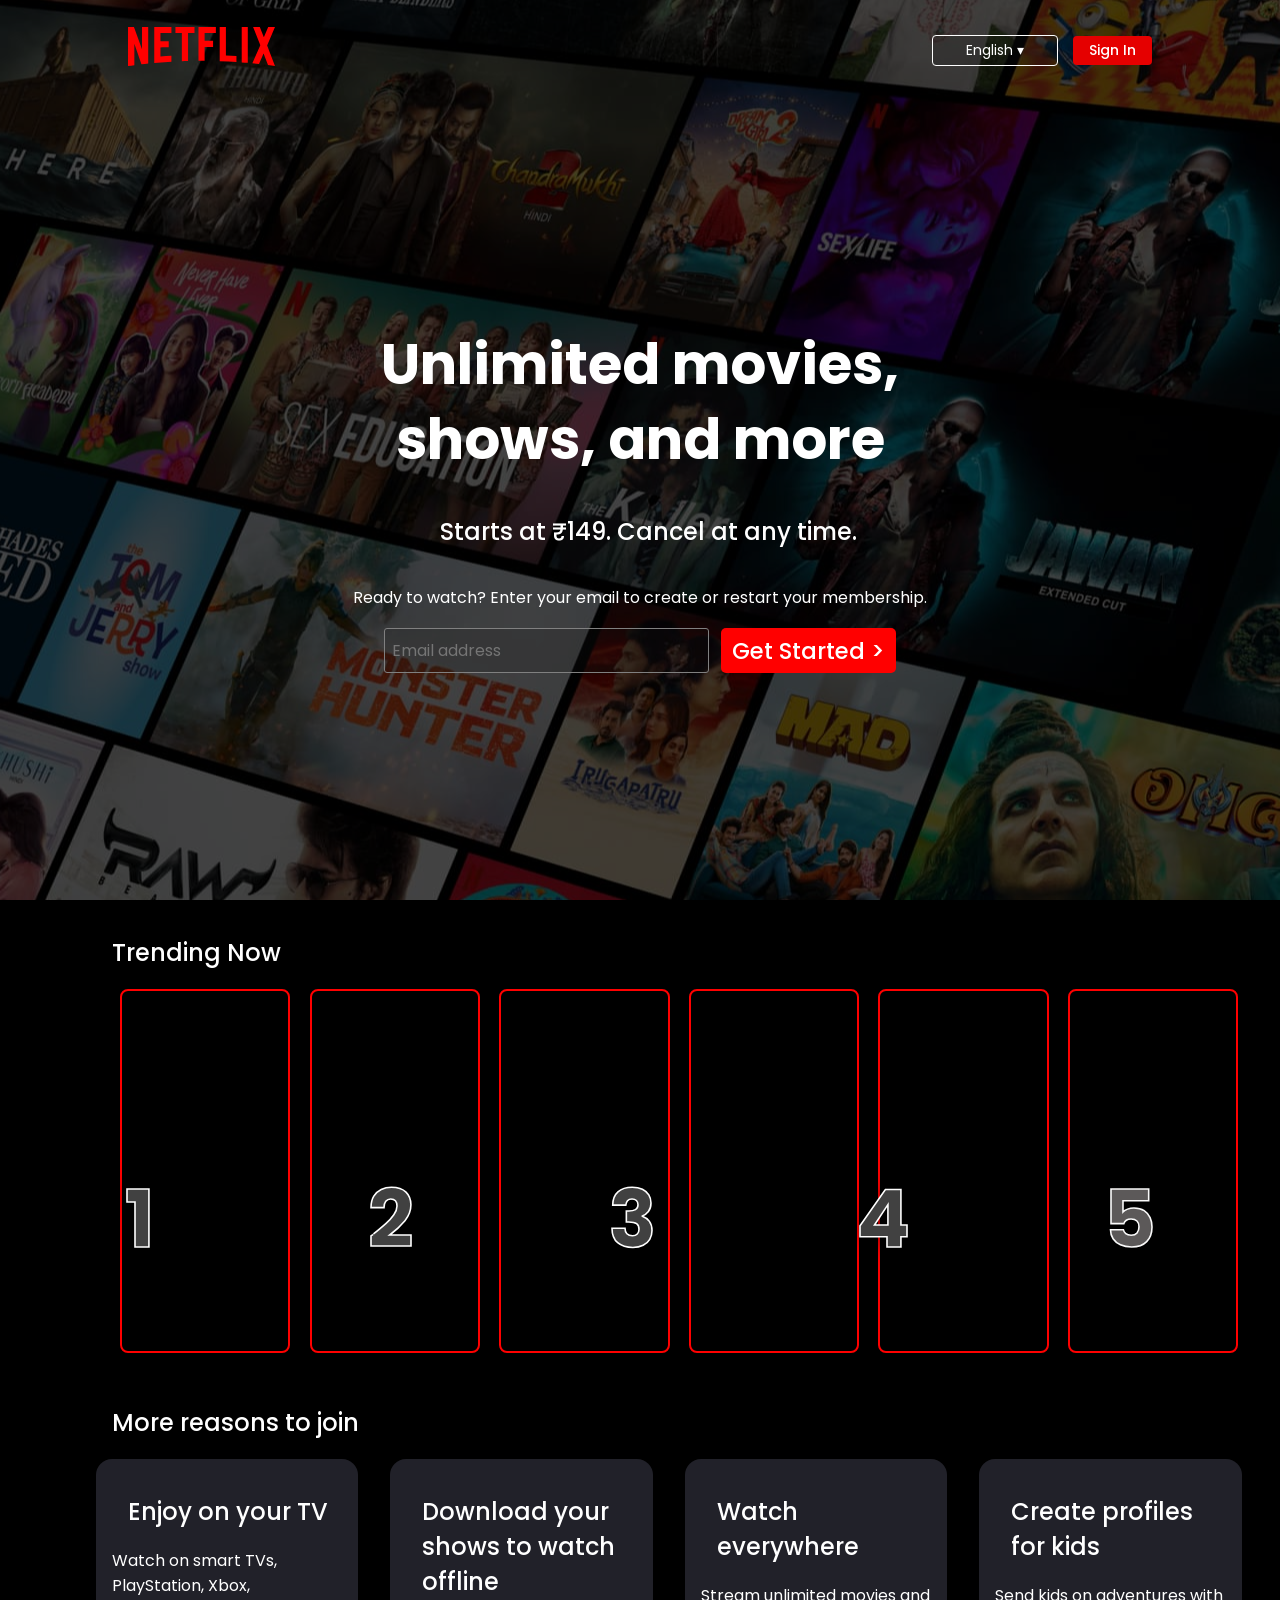
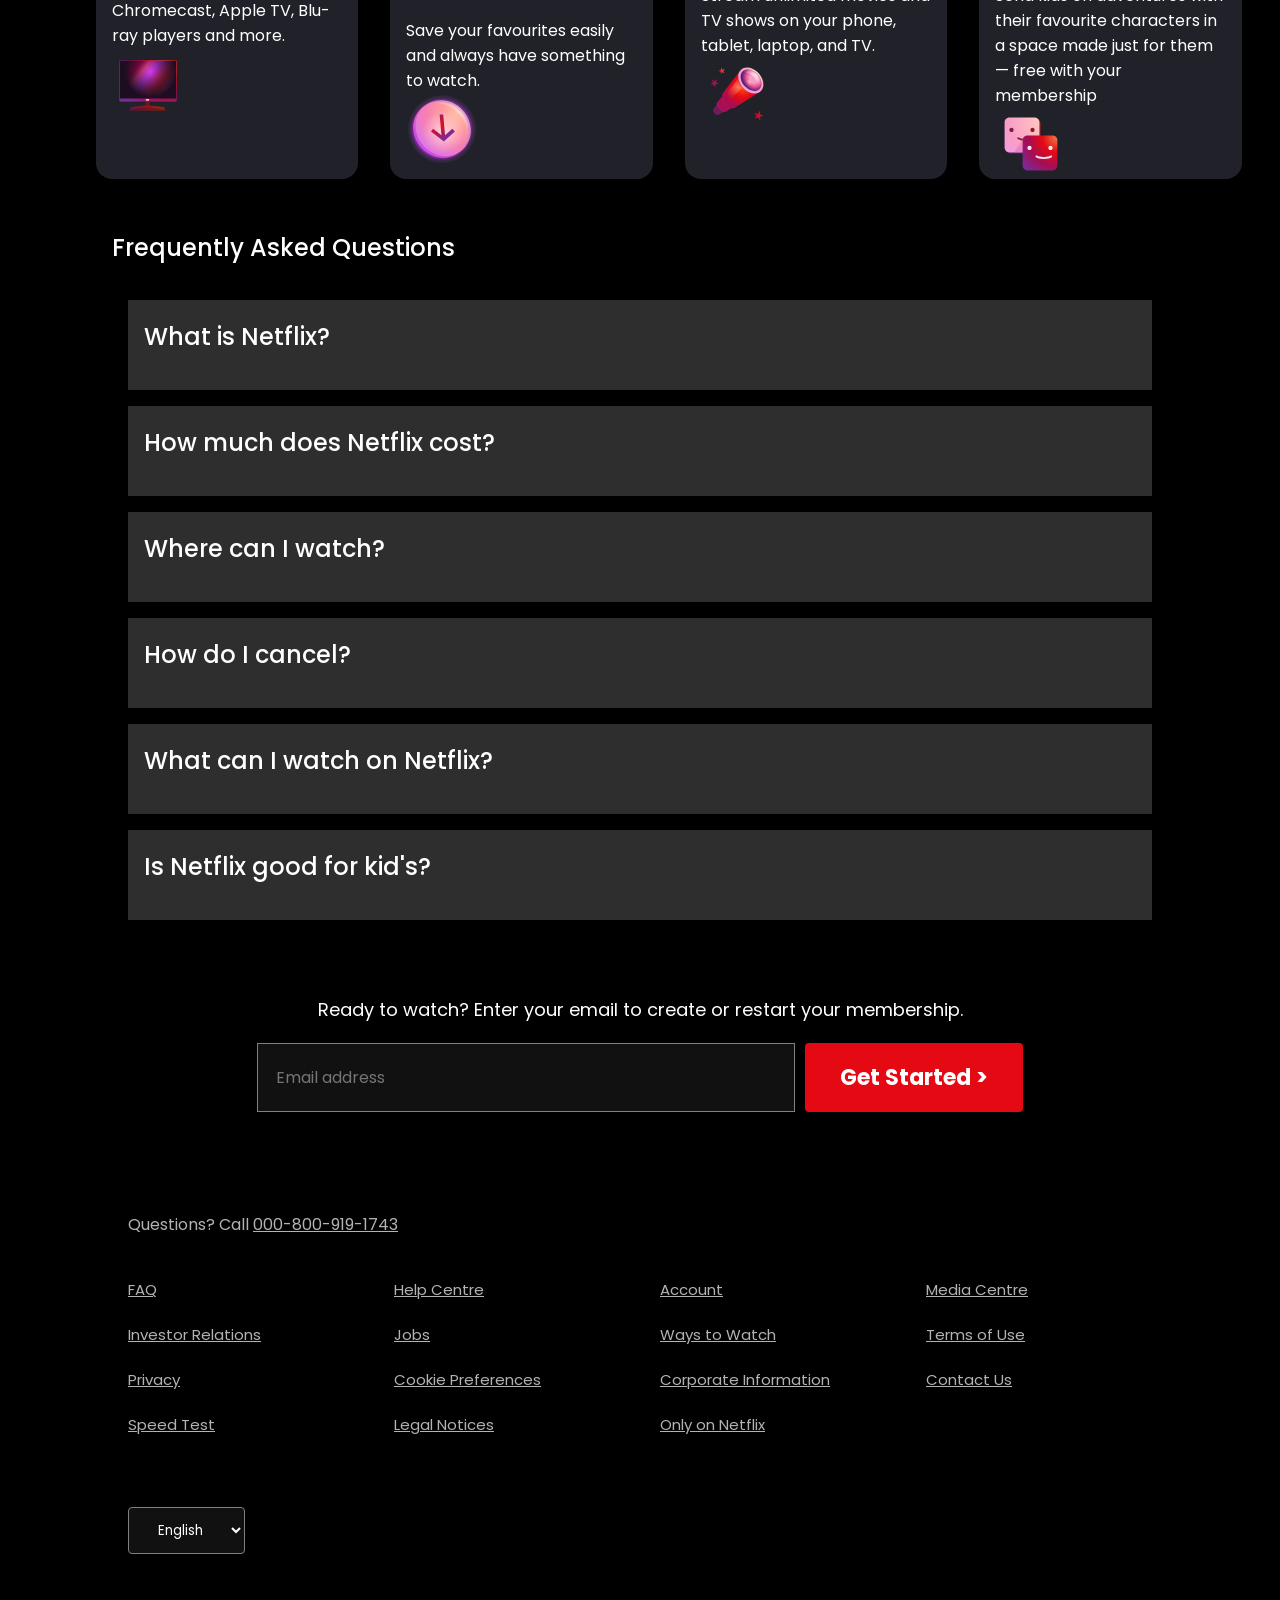
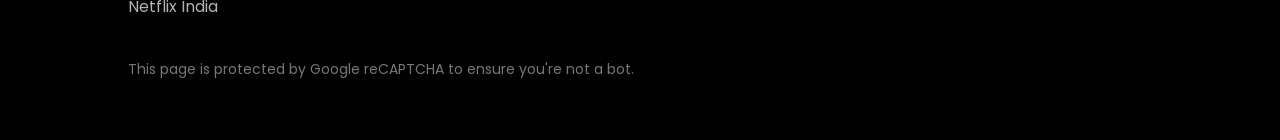
<file: Netflix Clone- project 8/index.html>
<!DOCTYPE html>
<html lang="en">

<head>
    <meta charset="UTF-8">
    <meta name="viewport" content="width=device-width, initial-scale=1.0">
    <title>'Netflix India – Watch TV Shows Online, Watch Movies Online'</title>
    <link rel="stylesheet" href="style.css">
</head>

<body>

    <div class="main">
        <nav>
            <span><img width="53" src="assets/images/logo.svg"></span>
            <div class="two-btn">
                <button class="btn">English &dtrif;</button>
                <button class="red-btn-sm">Sign In</button>
            </div>
        </nav>
        <div class="box">
        </div>

        <div class="hero">
            <span>Unlimited movies, <br>shows, and more</span>
            <h2>Starts at ₹149. Cancel at any time.</h2>
            <h3>Ready to watch? Enter your email to create or restart your membership.</h3>
            <div class="hero-button">
                <input type="email" name="" id="" placeholder="Email address">
                <button class="btn-red">Get Started &gt;</button>
            </div>

        </div>


        <!-- <div class="separation"></div> -->
    </div>

    <section class="first">
        <div class="top-sec">
            <h2>Trending Now</h2>
            <div class="card-img">
                <div class="img-text-1">
                    <h2>1</h2>
                </div>
                <div class="img-text-2">
                    <h2>2</h2>
                </div>
                <div class="img-text-3">
                    <h2>3</h2>
                </div>
                <div class="img-text-4">
                    <h2>4</h2>
                </div>
                <div class="img-text-5">
                    <h2>5</h2>
                </div>
                <div class="img-text-6">
                    <h2>6</h2>
                </div>

            </div>
        </div>
        <div class="bottom-card">
            <h2>More reasons to join</h2>
            <div class="last-card">

                <div class="last-card-1">
                    <h2>Enjoy on your TV</h2>
                    <p>Watch on smart TVs, PlayStation, Xbox, Chromecast, Apple TV, Blu-ray players and more.</p>
                    <svg width="72" height="72" viewBox="0 0 72 72" fill="none">
                        <g id="television-core-small">
                            <path id="Vector" fill-rule="evenodd" clip-rule="evenodd"
                                d="M37.2 53.3992C37.2 52.7365 36.6628 52.1992 36 52.1992H34.8C34.1373 52.1992 33.6 52.7365 33.6 53.3992V56.2636C33.6 56.9129 33.0834 57.4433 32.4347 57.4739C30.3013 57.5744 28.1719 57.7834 26.0546 58.1011L19.444 59.0926C18.2692 59.2688 17.4 60.2782 17.4 61.4662V62.0992C17.4 62.4304 17.6686 62.6992 18 62.6992H52.8C53.1314 62.6992 53.4 62.4304 53.4 62.0992V61.4662C53.4 60.2782 52.5309 59.2688 51.3561 59.0926L44.7454 58.1011C42.6282 57.7834 40.4987 57.5744 38.3653 57.4739C37.7167 57.4433 37.2 56.9129 37.2 56.2636V53.3992Z"
                                fill="url(#paint0_radial_5179_1308)"></path>
                            <path id="Vector_2"
                                d="M18.6 60.7388C18.6 60.2306 18.9587 59.796 19.4602 59.711C22.0196 59.2775 29.7585 58.0508 35.4 58.0508C41.0415 58.0508 48.7804 59.2775 51.3398 59.711C51.8412 59.796 52.2 60.2306 52.2 60.7388C52.2 60.902 52.0575 61.0268 51.8967 61.0004C50.1219 60.707 40.9704 59.2409 35.4 59.2409C29.8295 59.2409 20.678 60.707 18.9033 61.0004C18.7425 61.0268 18.6 60.902 18.6 60.7388Z"
                                fill="url(#paint1_radial_5179_1308)"></path>
                            <path id="Vector_3"
                                d="M63 12H8.99995C8.00584 12 7.19995 12.8059 7.19995 13.8V51.6C7.19995 52.5941 8.00584 53.4 8.99995 53.4H63C63.9941 53.4 64.8 52.5941 64.8 51.6V13.8C64.8 12.8059 63.9941 12 63 12Z"
                                fill="url(#paint2_linear_5179_1308)"></path>
                            <path id="Vector_4"
                                d="M63 12H8.99995C8.00584 12 7.19995 12.8059 7.19995 13.8V51.6C7.19995 52.5941 8.00584 53.4 8.99995 53.4H63C63.9941 53.4 64.8 52.5941 64.8 51.6V13.8C64.8 12.8059 63.9941 12 63 12Z"
                                fill="url(#paint3_radial_5179_1308)"></path>
                            <path id="Vector_5" fill-rule="evenodd" clip-rule="evenodd"
                                d="M8.99995 12.6H63C63.663 12.6 64.2 13.1372 64.2 13.8V50.4H7.79995V13.8C7.79995 13.1372 8.33719 12.6 8.99995 12.6ZM7.19995 50.4V13.8C7.19995 12.8059 8.00581 12 8.99995 12H63C63.9942 12 64.8 12.8059 64.8 13.8V50.4V51.6C64.8 52.5941 63.9942 53.4 63 53.4H8.99995C8.00581 53.4 7.19995 52.5941 7.19995 51.6V50.4Z"
                                fill="url(#paint4_radial_5179_1308)"></path>
                            <path id="Vector_6"
                                d="M35.4 52.8C36.3941 52.8 37.2 52.3971 37.2 51.9C37.2 51.4029 36.3941 51 35.4 51C34.4059 51 33.6 51.4029 33.6 51.9C33.6 52.3971 34.4059 52.8 35.4 52.8Z"
                                fill="url(#paint5_radial_5179_1308)"></path>
                        </g>
                        <defs>
                            <radialGradient id="paint0_radial_5179_1308" cx="0" cy="0" r="1"
                                gradientUnits="userSpaceOnUse"
                                gradientTransform="translate(50.3269 49.3723) rotate(118.526) scale(55.1579 46.2871)">
                                <stop stop-color="#802600"></stop>
                                <stop offset="0.333333" stop-color="#6F181D"></stop>
                                <stop offset="0.666667" stop-color="#5B1333"></stop>
                                <stop offset="1" stop-color="#391945"></stop>
                            </radialGradient>
                            <radialGradient id="paint1_radial_5179_1308" cx="0" cy="0" r="1"
                                gradientUnits="userSpaceOnUse"
                                gradientTransform="translate(48.1077 53.6128) rotate(158.116) scale(32.7275 42.219)">
                                <stop stop-color="#99421D"></stop>
                                <stop offset="0.333333" stop-color="#99161D"></stop>
                                <stop offset="0.666667" stop-color="#7D1845"></stop>
                                <stop offset="1" stop-color="#59216E"></stop>
                            </radialGradient>
                            <linearGradient id="paint2_linear_5179_1308" x1="10.4727" y1="14.9572" x2="56.1755"
                                y2="51.4814" gradientUnits="userSpaceOnUse">
                                <stop stop-color="#99161D"></stop>
                                <stop offset="0.245283" stop-color="#CA005B"></stop>
                                <stop offset="0.346698" stop-color="#FF479A"></stop>
                                <stop offset="0.46934" stop-color="#CC3CFF"></stop>
                                <stop offset="0.735849" stop-color="#BC1A22"></stop>
                                <stop offset="1" stop-color="#C94FF5"></stop>
                            </linearGradient>
                            <radialGradient id="paint3_radial_5179_1308" cx="0" cy="0" r="1"
                                gradientUnits="userSpaceOnUse"
                                gradientTransform="translate(38.6181 23.8286) rotate(90) scale(25.9571 25.8545)">
                                <stop stop-color="#1C0E20" stop-opacity="0"></stop>
                                <stop offset="1" stop-color="#1C0E20"></stop>
                            </radialGradient>
                            <radialGradient id="paint4_radial_5179_1308" cx="0" cy="0" r="1"
                                gradientUnits="userSpaceOnUse"
                                gradientTransform="translate(54 20.1938) rotate(144.293) scale(47.2897 44.8232)">
                                <stop stop-color="#EF7744"></stop>
                                <stop offset="0.333333" stop-color="#E50914"></stop>
                                <stop offset="0.666667" stop-color="#A70D53"></stop>
                                <stop offset="1" stop-color="#792A95"></stop>
                            </radialGradient>
                            <radialGradient id="paint5_radial_5179_1308" cx="0" cy="0" r="1"
                                gradientUnits="userSpaceOnUse"
                                gradientTransform="translate(36.525 51.3562) rotate(135) scale(4.58735)">
                                <stop stop-color="#FFDCCC"></stop>
                                <stop offset="0.333333" stop-color="#FFBDC0"></stop>
                                <stop offset="0.666667" stop-color="#F89DC6"></stop>
                                <stop offset="1" stop-color="#E4A1FA"></stop>
                            </radialGradient>
                        </defs>
                    </svg>
                </div>

                <div class="last-card-2">
                    <h2>Download your shows to watch offline</h2>
                    <p>Save your favourites easily and always have something to watch.</p>
                    <svg width="72" height="72" viewBox="0 0 72 72" fill="none">
                        <g id="download-core-small">
                            <path id="Vector"
                                d="M36 70.2008C54.8882 70.2008 70.2001 54.8889 70.2001 36.0008C70.2001 17.1126 54.8882 1.80078 36 1.80078C17.1119 1.80078 1.80005 17.1126 1.80005 36.0008C1.80005 54.8889 17.1119 70.2008 36 70.2008Z"
                                fill="url(#paint0_radial_5179_7940)"></path>
                            <path id="Vector_2" opacity="0.4"
                                d="M64.7658 36.195C65.5206 51.5916 53.7908 63.5824 38.5668 62.977C23.3428 62.3722 10.3893 49.4 9.63446 34.0034C8.87954 18.6068 20.6091 6.61594 35.8331 7.22116C51.0571 7.82638 64.0104 20.7984 64.7658 36.195Z"
                                fill="url(#paint1_radial_5179_7940)"></path>
                            <path id="Vector_3"
                                d="M62.3657 37.9958C63.1205 53.3924 51.3908 65.3832 36.1668 64.7778C20.9428 64.173 7.9893 51.2008 7.23444 35.8041C6.47952 20.4075 18.2091 8.41672 33.4331 9.02194C48.6571 9.62716 61.6103 22.5992 62.3657 37.9958Z"
                                fill="url(#paint2_radial_5179_7940)"></path>
                            <path id="Vector_4" opacity="0.5"
                                d="M64.7658 36.195C65.5206 51.5916 53.7908 63.5824 38.5668 62.977C23.3428 62.3722 10.3893 49.4 9.63446 34.0034C8.87954 18.6068 20.6091 6.61594 35.8331 7.22116C51.0571 7.82638 64.0104 20.7984 64.7658 36.195Z"
                                fill="url(#paint3_radial_5179_7940)"></path>
                            <path id="Vector_5" opacity="0.6"
                                d="M36.9 60.6C48.6636 60.6 58.2 51.0637 58.2 39.3C58.2 27.5363 48.6636 18 36.9 18C25.1363 18 15.6 27.5363 15.6 39.3C15.6 51.0637 25.1363 60.6 36.9 60.6Z"
                                fill="url(#paint4_radial_5179_7940)"></path>
                            <path id="Vector_6" fill-rule="evenodd" clip-rule="evenodd"
                                d="M39.0849 42.2727L46.3387 35.76L48.8945 38.5142L38.9118 47.477L37.8466 48.4333L36.6071 47.477L24.9899 38.5142L27.0434 35.76L35.4849 42.2727L33.6 21.6016H37.2L39.0849 42.2727Z"
                                fill="url(#paint5_radial_5179_7940)"></path>
                            <path id="Vector_7" opacity="0.4" fill-rule="evenodd" clip-rule="evenodd"
                                d="M61.6566 34.9618C61.7832 35.3893 62.391 35.3233 62.3694 34.878C61.6962 21.1369 50.1509 9.55975 36.5817 9.01957C34.4606 8.93515 32.4155 9.12541 30.4772 9.55909C30.0745 9.64915 30.1575 10.2082 30.5697 10.2246C45.0094 10.7979 57.6246 21.2971 61.6566 34.9618Z"
                                fill="url(#paint6_radial_5179_7940)"></path>
                        </g>
                        <defs>
                            <radialGradient id="paint0_radial_5179_7940" cx="0" cy="0" r="1"
                                gradientUnits="userSpaceOnUse"
                                gradientTransform="translate(36.0001 36.1837) rotate(-90) scale(34.3829)">
                                <stop offset="0.782019" stop-color="#982DBE"></stop>
                                <stop offset="0.906819" stop-color="#B038DC" stop-opacity="0.2"></stop>
                                <stop offset="1" stop-color="#E4A1FA" stop-opacity="0"></stop>
                            </radialGradient>
                            <radialGradient id="paint1_radial_5179_7940" cx="0" cy="0" r="1"
                                gradientUnits="userSpaceOnUse"
                                gradientTransform="translate(52.9937 20.0992) rotate(135) scale(49.9836)">
                                <stop stop-color="#FFDCCC"></stop>
                                <stop offset="0.333333" stop-color="#FFBDC0"></stop>
                                <stop offset="0.666667" stop-color="#F89DC6"></stop>
                                <stop offset="1" stop-color="#E4A1FA"></stop>
                            </radialGradient>
                            <radialGradient id="paint2_radial_5179_7940" cx="0" cy="0" r="1"
                                gradientUnits="userSpaceOnUse"
                                gradientTransform="translate(52.7999 19.6937) rotate(135) scale(53.1037)">
                                <stop stop-color="#FFA984"></stop>
                                <stop offset="0.333333" stop-color="#FF787F"></stop>
                                <stop offset="0.666667" stop-color="#F45FA2"></stop>
                                <stop offset="1" stop-color="#C44AF1"></stop>
                            </radialGradient>
                            <radialGradient id="paint3_radial_5179_7940" cx="0" cy="0" r="1"
                                gradientUnits="userSpaceOnUse"
                                gradientTransform="translate(52.9937 20.0992) rotate(135) scale(49.9836)">
                                <stop stop-color="#FFDCCC"></stop>
                                <stop offset="0.333333" stop-color="#FFBDC0"></stop>
                                <stop offset="0.666667" stop-color="#F89DC6"></stop>
                                <stop offset="1" stop-color="#E4A1FA"></stop>
                            </radialGradient>
                            <radialGradient id="paint4_radial_5179_7940" cx="0" cy="0" r="1"
                                gradientUnits="userSpaceOnUse" gradientTransform="translate(36.9 39.3) scale(21.3)">
                                <stop stop-color="white"></stop>
                                <stop offset="1" stop-color="white" stop-opacity="0"></stop>
                            </radialGradient>
                            <radialGradient id="paint5_radial_5179_7940" cx="0" cy="0" r="1"
                                gradientUnits="userSpaceOnUse"
                                gradientTransform="translate(31.2 32.1016) rotate(39.5226) scale(15.5567)">
                                <stop stop-color="#EF7744"></stop>
                                <stop offset="0.2406" stop-color="#E50914"></stop>
                                <stop offset="1" stop-color="#792A95"></stop>
                            </radialGradient>
                            <radialGradient id="paint6_radial_5179_7940" cx="0" cy="0" r="1"
                                gradientUnits="userSpaceOnUse"
                                gradientTransform="translate(50.7 21.3) rotate(-180) scale(30)">
                                <stop stop-color="white"></stop>
                                <stop offset="1" stop-color="white" stop-opacity="0"></stop>
                            </radialGradient>
                        </defs>
                    </svg>
                </div>
                <div class="last-card-3">
                    <h2>Watch everywhere</h2>
                    <p>Stream unlimited movies and TV shows on your phone, tablet, laptop, and TV.</p>
                    <svg width="72" height="72" viewBox="0 0 72 72" fill="none">
                        <g id="telescope-core-small">
                            <path id="Vector"
                                d="M24.0492 36.6016L33.6 46.3898L17.8029 56.8633C17.8029 56.8633 15.8891 57.6983 13.625 55.2638C11.361 52.8293 12.1235 51.238 12.1235 51.238L24.0492 36.6016Z"
                                fill="url(#paint0_radial_5179_1664)"></path>
                            <path id="Vector_2"
                                d="M25.0344 34.1992L36 46.151L25.0616 53.8043C25.0616 53.8043 21.8289 55.0984 18.0987 51.0172C14.3686 46.9358 15.9198 44.5105 15.9198 44.5105L25.0344 34.1992Z"
                                fill="url(#paint1_radial_5179_1664)"></path>
                            <path id="Vector_3"
                                d="M39 13.0195L59.1 33.6788L32.5325 50.4142C32.5325 50.4142 28.7459 50.2552 24.3978 45.4897C20.0498 40.7243 21.4096 35.8101 21.4096 35.8101L39 13.0195Z"
                                fill="url(#paint2_radial_5179_1664)"></path>
                            <path id="Vector_4"
                                d="M57.6709 15.3516C63.1044 21.2807 63.9858 29.2883 59.6386 33.2371C55.2916 37.186 47.3628 35.5806 41.9292 29.6515C36.4954 23.7224 35.6145 15.7148 39.9615 11.766C44.3084 7.81716 52.2372 9.42252 57.6709 15.3516Z"
                                fill="url(#paint3_radial_5179_1664)"></path>
                            <path id="Vector_5"
                                d="M58.3787 31.255C54.8121 34.5032 48.2143 33.0817 43.6421 28.0798C39.07 23.078 38.2547 16.39 41.8213 13.1419C45.3879 9.89364 51.9857 11.3152 56.5579 16.3171C61.1298 21.3189 61.9452 28.0069 58.3787 31.255Z"
                                fill="url(#paint4_radial_5179_1664)"></path>
                            <path id="Vector_6" opacity="0.85"
                                d="M59.6783 28.823C60.576 24.1785 59.6544 20.5934 56.1603 16.6199C52.6662 12.6464 47.3508 10.8657 43.7796 12.7598C39.371 15.098 48.3734 13.5961 53.4577 19.5815C57.8259 24.724 58.8516 33.1009 59.6783 28.823Z"
                                fill="url(#paint5_radial_5179_1664)"></path>
                            <path id="Vector_7" opacity="0.4"
                                d="M50.3979 25.2452C50.4549 26.7239 49.2932 27.7677 47.8032 27.5766C46.3131 27.3856 45.059 26.032 45.002 24.5532C44.945 23.0745 46.1067 22.0307 47.5968 22.2218C49.0868 22.4128 50.341 23.7664 50.3979 25.2452Z"
                                fill="url(#paint6_radial_5179_1664)"></path>
                            <path id="Vector_8" opacity="0.6"
                                d="M36.9217 21.0039L26.4258 34.3627C26.3297 36.4604 28.2903 39.5534 30.0334 40.8344L41.2345 29.9105C39.6 28.2005 36.9591 24.1025 36.9217 21.0039Z"
                                fill="url(#paint7_radial_5179_1664)"></path>
                            <path id="Vector_9" fill-rule="evenodd" clip-rule="evenodd"
                                d="M20.0576 9.60156L21.479 11.7187L24 11.0654L22.3575 13.0272L23.7789 15.1444L21.3424 14.2397L19.7 16.2016L19.8365 13.6806L17.4 12.7759L19.9209 12.1225L20.0576 9.60156ZM58.776 52.8016L58.9623 56.4685L62.4 57.4188L59.0774 58.7347L59.2637 62.4016L57.0239 59.548L53.7014 60.8638L55.6397 57.7843L53.4 54.9307L56.8377 55.8811L58.776 52.8016ZM15.206 24.2101L15.8768 21.0016L13.4793 23.1964L10.6853 21.5563L11.9975 24.553L9.59998 26.7478L12.8085 26.405L14.1207 29.4016L14.7915 26.1931L18 25.8502L15.206 24.2101Z"
                                fill="url(#paint8_linear_5179_1664)"></path>
                        </g>
                        <defs>
                            <radialGradient id="paint0_radial_5179_1664" cx="0" cy="0" r="1"
                                gradientUnits="userSpaceOnUse"
                                gradientTransform="translate(36.6875 32.7016) rotate(135) scale(34.9134)">
                                <stop stop-color="#99421D"></stop>
                                <stop offset="0.333333" stop-color="#99161D"></stop>
                                <stop offset="0.666667" stop-color="#7D1845"></stop>
                                <stop offset="1" stop-color="#59216E"></stop>
                            </radialGradient>
                            <radialGradient id="paint1_radial_5179_1664" cx="0" cy="0" r="1"
                                gradientUnits="userSpaceOnUse"
                                gradientTransform="translate(42.5937 27.2992) rotate(135) scale(44.5477 44.5279)">
                                <stop stop-color="#EF7744"></stop>
                                <stop offset="0.333333" stop-color="#E50914"></stop>
                                <stop offset="0.666667" stop-color="#A70D53"></stop>
                                <stop offset="1" stop-color="#792A95"></stop>
                            </radialGradient>
                            <radialGradient id="paint2_radial_5179_1664" cx="0" cy="0" r="1"
                                gradientUnits="userSpaceOnUse"
                                gradientTransform="translate(42.3 29.106) rotate(135) scale(31.8127)">
                                <stop stop-color="#FB540D"></stop>
                                <stop offset="0.333333" stop-color="#E50914"></stop>
                                <stop offset="0.666667" stop-color="#A70D53"></stop>
                                <stop offset="1" stop-color="#792A95"></stop>
                            </radialGradient>
                            <radialGradient id="paint3_radial_5179_1664" cx="0" cy="0" r="1"
                                gradientUnits="userSpaceOnUse"
                                gradientTransform="translate(57.675 14.7078) rotate(134.326) scale(24.0433 24.0367)">
                                <stop stop-color="#FFDCCC"></stop>
                                <stop offset="0.333333" stop-color="#FFBDC0"></stop>
                                <stop offset="0.666667" stop-color="#F89DC6"></stop>
                                <stop offset="1" stop-color="#E4A1FA"></stop>
                            </radialGradient>
                            <radialGradient id="paint4_radial_5179_1664" cx="0" cy="0" r="1"
                                gradientUnits="userSpaceOnUse"
                                gradientTransform="translate(52.1305 21.273) rotate(141.875) scale(9.87138 12.8159)">
                                <stop offset="0.307292" stop-color="#F89DC6"></stop>
                                <stop offset="0.645392" stop-color="#E75094"></stop>
                                <stop offset="1" stop-color="#59216E"></stop>
                            </radialGradient>
                            <radialGradient id="paint5_radial_5179_1664" cx="0" cy="0" r="1"
                                gradientUnits="userSpaceOnUse"
                                gradientTransform="translate(55.8 15.6) rotate(135) scale(13.1522)">
                                <stop stop-color="white"></stop>
                                <stop offset="1" stop-color="white" stop-opacity="0"></stop>
                            </radialGradient>
                            <radialGradient id="paint6_radial_5179_1664" cx="0" cy="0" r="1"
                                gradientUnits="userSpaceOnUse"
                                gradientTransform="translate(49.2362 22.9648) rotate(131.079) scale(5.08644 6.006)">
                                <stop stop-color="white"></stop>
                                <stop offset="1" stop-color="white" stop-opacity="0"></stop>
                            </radialGradient>
                            <radialGradient id="paint7_radial_5179_1664" cx="0" cy="0" r="1"
                                gradientUnits="userSpaceOnUse"
                                gradientTransform="translate(36.8758 29.1353) rotate(137.622) scale(13.5764)">
                                <stop stop-color="#FFA984"></stop>
                                <stop offset="1" stop-color="#F7636B" stop-opacity="0"></stop>
                            </radialGradient>
                            <linearGradient id="paint8_linear_5179_1664" x1="44.65" y1="27.9016" x2="24.25" y2="48.3016"
                                gradientUnits="userSpaceOnUse">
                                <stop stop-color="#EF7744"></stop>
                                <stop offset="0.333333" stop-color="#E50914"></stop>
                                <stop offset="0.666667" stop-color="#A70D53"></stop>
                                <stop offset="1" stop-color="#792A95"></stop>
                            </linearGradient>
                        </defs>
                    </svg>
                </div>
                <div class="last-card-4">
                    <h2>Create profiles for kids</h2>
                    <p>Send kids on adventures with their favourite characters in a space made just for them — free with
                        your membership</p>
                    <svg width="72" height="72" viewBox="0 0 72 72" fill="none">
                        <g id="profiles-core-small">
                            <path id="Vector"
                                d="M10.8 15.6008C10.8 12.9499 12.949 10.8008 15.5999 10.8008H40.8C43.4509 10.8008 45.6 12.9498 45.6 15.6008V40.8007C45.6 43.4516 43.4509 45.6007 40.8 45.6007H15.6C12.949 45.6007 10.8 43.4517 10.8 40.8007V15.6008Z"
                                fill="url(#paint0_radial_5179_7919)"></path>
                            <path id="Vector_2"
                                d="M9.59998 14.4016C9.59998 11.7506 11.749 9.60162 14.4 9.60156H39.6C42.251 9.60156 44.4 11.7506 44.4 14.4016V39.6015C44.4 42.2525 42.251 44.4015 39.6 44.4015H14.4C11.749 44.4016 9.59998 42.2525 9.59998 39.6015V14.4016Z"
                                fill="url(#paint1_radial_5179_7919)"></path>
                            <path id="Vector_3"
                                d="M18.6 21.9008C18.6 23.0606 17.6598 24.0008 16.5 24.0008C15.3402 24.0008 14.4 23.0606 14.4 21.9008C14.4 20.741 15.3402 19.8008 16.5 19.8008C17.6598 19.8008 18.6 20.741 18.6 21.9008Z"
                                fill="url(#paint2_radial_5179_7919)"></path>
                            <path id="Vector_4"
                                d="M39.6 21.9008C39.6 23.0606 38.6598 24.0008 37.5 24.0008C36.3402 24.0008 35.4 23.0606 35.4 21.9008C35.4 20.741 36.3402 19.8008 37.5 19.8008C38.6598 19.8008 39.6 20.741 39.6 21.9008Z"
                                fill="url(#paint3_radial_5179_7919)"></path>
                            <path id="Vector_5"
                                d="M23.6713 29.4501C23.2437 29.1967 22.6917 29.3379 22.4383 29.7655C22.1848 30.1932 22.3261 30.7452 22.7537 30.9986C23.8254 31.6337 26.769 32.7744 30.6375 32.7744C34.506 32.7744 37.4497 31.6337 38.5213 30.9986C38.949 30.7452 39.0902 30.1932 38.8368 29.7655C38.5834 29.3379 38.0313 29.1967 37.6037 29.4501C36.8191 29.9151 34.194 30.9744 30.6375 30.9744C27.081 30.9744 24.456 29.9151 23.6713 29.4501Z"
                                fill="url(#paint4_radial_5179_7919)"></path>
                            <path id="Vector_6" opacity="0.35"
                                d="M19.2 44.4016H28.2L32.4 27.6016C30.2787 28.1801 28.4542 29.5387 27.2921 31.4053L19.2 44.4016Z"
                                fill="url(#paint5_radial_5179_7919)"></path>
                            <path id="Vector_7"
                                d="M27.6 32.4016C27.6 29.7506 29.749 27.6016 32.4 27.6016L57.6 27.6016C60.2508 27.6016 62.4 29.7506 62.4 32.4016V57.6015C62.4 60.2524 60.2508 62.4016 57.6 62.4016H32.4C29.749 62.4016 27.6 60.2524 27.6 57.6016V32.4016Z"
                                fill="url(#paint6_radial_5179_7919)"></path>
                            <path id="Vector_8"
                                d="M36.6 39.9008C36.6 41.0606 35.6598 42.0008 34.5 42.0008C33.3402 42.0008 32.4 41.0606 32.4 39.9008C32.4 38.741 33.3402 37.8008 34.5 37.8008C35.6598 37.8008 36.6 38.741 36.6 39.9008Z"
                                fill="url(#paint7_radial_5179_7919)"></path>
                            <path id="Vector_9"
                                d="M57.6 39.9008C57.6 41.0606 56.6598 42.0008 55.5 42.0008C54.3402 42.0008 53.4 41.0606 53.4 39.9008C53.4 38.741 54.3402 37.8008 55.5 37.8008C56.6598 37.8008 57.6 38.741 57.6 39.9008Z"
                                fill="url(#paint8_radial_5179_7919)"></path>
                            <path id="Vector_10"
                                d="M41.8213 47.6025C41.3937 47.349 40.8416 47.4903 40.5882 47.9179C40.3348 48.3455 40.476 48.8976 40.9037 49.1509C41.9753 49.786 44.919 50.9267 48.7875 50.9267C52.656 50.9267 55.5996 49.786 56.6713 49.1509C57.0989 48.8976 57.2402 48.3455 56.9867 47.9179C56.7333 47.4903 56.1813 47.349 55.7537 47.6025C54.969 48.0674 52.344 49.1267 48.7875 49.1267C45.231 49.1267 42.6059 48.0674 41.8213 47.6025Z"
                                fill="url(#paint9_radial_5179_7919)"></path>
                        </g>
                        <defs>
                            <radialGradient id="paint0_radial_5179_7919" cx="0" cy="0" r="1"
                                gradientUnits="userSpaceOnUse"
                                gradientTransform="translate(39.075 17.6882) rotate(135) scale(32.8097)">
                                <stop stop-color="#99421D"></stop>
                                <stop offset="0.333333" stop-color="#99161D"></stop>
                                <stop offset="0.666667" stop-color="#7D1845"></stop>
                                <stop offset="1" stop-color="#59216E"></stop>
                            </radialGradient>
                            <radialGradient id="paint1_radial_5179_7919" cx="0" cy="0" r="1"
                                gradientUnits="userSpaceOnUse"
                                gradientTransform="translate(62.4 8.70157) rotate(133.87) scale(75.3216)">
                                <stop stop-color="#FFDCCC"></stop>
                                <stop offset="0.333333" stop-color="#FFBDC0"></stop>
                                <stop offset="0.666667" stop-color="#F89DC6"></stop>
                                <stop offset="1" stop-color="#E4A1FA"></stop>
                            </radialGradient>
                            <radialGradient id="paint2_radial_5179_7919" cx="0" cy="0" r="1"
                                gradientUnits="userSpaceOnUse"
                                gradientTransform="translate(60.3 11.1008) rotate(133.939) scale(68.7426 55.9547)">
                                <stop stop-color="#99421D"></stop>
                                <stop offset="0.333333" stop-color="#99161D"></stop>
                                <stop offset="0.666667" stop-color="#7D1845"></stop>
                                <stop offset="1" stop-color="#59216E"></stop>
                            </radialGradient>
                            <radialGradient id="paint3_radial_5179_7919" cx="0" cy="0" r="1"
                                gradientUnits="userSpaceOnUse"
                                gradientTransform="translate(60.3 11.1008) rotate(133.939) scale(68.7426 55.9547)">
                                <stop stop-color="#99421D"></stop>
                                <stop offset="0.333333" stop-color="#99161D"></stop>
                                <stop offset="0.666667" stop-color="#7D1845"></stop>
                                <stop offset="1" stop-color="#59216E"></stop>
                            </radialGradient>
                            <radialGradient id="paint4_radial_5179_7919" cx="0" cy="0" r="1"
                                gradientUnits="userSpaceOnUse"
                                gradientTransform="translate(60.3 11.0994) rotate(133.939) scale(68.7426 55.9548)">
                                <stop stop-color="#99421D"></stop>
                                <stop offset="0.333333" stop-color="#99161D"></stop>
                                <stop offset="0.666667" stop-color="#7D1845"></stop>
                                <stop offset="1" stop-color="#59216E"></stop>
                            </radialGradient>
                            <radialGradient id="paint5_radial_5179_7919" cx="0" cy="0" r="1"
                                gradientUnits="userSpaceOnUse"
                                gradientTransform="translate(39.6 27.9016) rotate(135) scale(23.3345)">
                                <stop stop-color="#FFA984"></stop>
                                <stop offset="0.333333" stop-color="#FF787F"></stop>
                                <stop offset="0.666667" stop-color="#F45FA2"></stop>
                                <stop offset="1" stop-color="#C44AF1"></stop>
                            </radialGradient>
                            <radialGradient id="paint6_radial_5179_7919" cx="0" cy="0" r="1"
                                gradientUnits="userSpaceOnUse"
                                gradientTransform="translate(61.8 29.7016) rotate(135) scale(43.2749)">
                                <stop stop-color="#EF7744"></stop>
                                <stop offset="0.333333" stop-color="#E50914"></stop>
                                <stop offset="0.666667" stop-color="#A70D53"></stop>
                                <stop offset="1" stop-color="#792A95"></stop>
                            </radialGradient>
                            <radialGradient id="paint7_radial_5179_7919" cx="0" cy="0" r="1"
                                gradientUnits="userSpaceOnUse"
                                gradientTransform="translate(62.1 11.1008) rotate(137.146) scale(73.6614 60.3576)">
                                <stop stop-color="#FFDCCC"></stop>
                                <stop offset="0.333333" stop-color="#FDF6F6"></stop>
                                <stop offset="0.666667" stop-color="#FADCE9"></stop>
                                <stop offset="1" stop-color="#E4A1FA"></stop>
                            </radialGradient>
                            <radialGradient id="paint8_radial_5179_7919" cx="0" cy="0" r="1"
                                gradientUnits="userSpaceOnUse"
                                gradientTransform="translate(62.1 11.1008) rotate(137.146) scale(73.6614 60.3576)">
                                <stop stop-color="#FFDCCC"></stop>
                                <stop offset="0.333333" stop-color="#FDF6F6"></stop>
                                <stop offset="0.666667" stop-color="#FADCE9"></stop>
                                <stop offset="1" stop-color="#E4A1FA"></stop>
                            </radialGradient>
                            <radialGradient id="paint9_radial_5179_7919" cx="0" cy="0" r="1"
                                gradientUnits="userSpaceOnUse"
                                gradientTransform="translate(62.1 11.1017) rotate(137.146) scale(73.6614 60.3576)">
                                <stop stop-color="#FFDCCC"></stop>
                                <stop offset="0.333333" stop-color="#FDF6F6"></stop>
                                <stop offset="0.666667" stop-color="#FADCE9"></stop>
                                <stop offset="1" stop-color="#E4A1FA"></stop>
                            </radialGradient>
                        </defs>
                    </svg>
                </div>
            </div>
        </div>
    </section>


    <section class="list">
        <h2>Frequently Asked Questions</h2>
        <div class="wrap-box">
            <div class="list-option-1">
                <h2>What is Netflix?</h2>
            </div>
            <div class="list-option-2">
                <h2>How much does Netflix cost?</h2>
            </div>
            <div class="list-option-3">
                <h2>Where can I watch?</h2>
            </div>
            <div class="list-option-4">
                <h2>How do I cancel?</h2>
            </div>
            <div class="list-option-5">
                <h2>What can I watch on Netflix?</h2>
            </div>
            <div class="list-option-6">
                <h2>Is Netflix good for kid's?</h2>
            </div>
        </div>
    </section>

    <section class="footer">

        <div class="email-section">
            <p>Ready to watch? Enter your email to create or restart your membership.</p>

            <div class="email-box">
                <input type="email" placeholder="Email address">
                <button>Get Started ></button>
            </div>
        </div>

        <div class="container">

            <p class="call">
                Questions? Call <a href="#">000-800-919-1743</a>
            </p>

            <div class="links">

                <ul>
                    <li><a href="#">FAQ</a></li>
                    <li><a href="#">Investor Relations</a></li>
                    <li><a href="#">Privacy</a></li>
                    <li><a href="#">Speed Test</a></li>
                </ul>

                <ul>
                    <li><a href="#">Help Centre</a></li>
                    <li><a href="#">Jobs</a></li>
                    <li><a href="#">Cookie Preferences</a></li>
                    <li><a href="#">Legal Notices</a></li>
                </ul>

                <ul>
                    <li><a href="#">Account</a></li>
                    <li><a href="#">Ways to Watch</a></li>
                    <li><a href="#">Corporate Information</a></li>
                    <li><a href="#">Only on Netflix</a></li>
                </ul>

                <ul>
                    <li><a href="#">Media Centre</a></li>
                    <li><a href="#">Terms of Use</a></li>
                    <li><a href="#">Contact Us</a></li>
                </ul>

            </div>

            <select>
                <option>English</option>
                <option>Hindi</option>
            </select>

            <p class="country">Netflix India</p>

            <p class="captcha">
                This page is protected by Google reCAPTCHA to ensure you're not a bot.
            </p>

        </div>

    </section>
</body>

</html>
</file>
<file: Netflix Clone- project 8/style.css>
@import url('https://fonts.googleapis.com/css2?family=Martel+Sans:wght@600&family=Poppins:wght@300;400;700&display=swap');


* {
    padding: 0;
    margin: 0;
    font-family: 'Poppins', sans-serif;
}

body {
    background-color: black;
}

.main {
    background-image: url("assets/images/bg.jpg");
    background-position: center center;
    /* background-size: max(1200px, 100vw); */
    background-repeat: no-repeat;
    height: 100vh;
    position: relative;
}

.main .box {
    height: 100vh;
    width: 100%;
    opacity: 0.65;
    position: absolute;
    top: 0;
    background-color: rgb(0, 0, 0);
}

nav {
    max-width: 80vw;
    justify-content: space-between;
    margin: auto;
    display: flex;
    align-items: center;
    height: 100px;
}

nav img {
    color: red;
    width: 147px;
    position: relative;
    z-index: 10;
}

nav button {
    position: relative;
    z-index: 10;
}

.hero {
    font-family: 'Martel Sans', sans-serif;
    height: calc(100% - 100px);
    display: flex;
    align-items: center;
    justify-content: center;
    flex-direction: column;
    color: white;
    position: relative;
    gap: 1.1rem;
    padding: 0 30px;
}

.hero> :nth-child(1) {
    font-family: 'Poppins', sans-serif;
    font-weight: bolder;
    font-size: 3.5em;
    text-align: center;
    line-height: 75px;
}

.hero> :nth-child(2) {
    font-weight: 500;
    font-size: 1.5em;
    text-align: center;
}

.hero> :nth-child(3) {
    font-weight: 400;
    font-size: 16px;
    text-align: center;
    font-weight: 400;
}

.separation {
    height: 7px;
    background-color: rgb(46, 44, 44);
    position: relative;
    z-index: 20;
}

.two-btn {
    display: flex;
    justify-content: center;
    align-items: center;
    gap: 15px;
}


.btn {
    font-size: 0.875rem;
    /* padding: 0.25rem 1rem; */
    padding: 4px 33px;
    font-weight: 400;
    background-color: rgb(23, 23, 23, 0.2);
    color: white;
    border-radius: 0.25rem;
    border: 0.1px solid white;
}

.hero-button {
    display: flex;
    justify-content: center;
    align-items: center;
    gap: 12px;
}

.btn-red {
    background-color: red;
    color: white;
    font-size: 20px;
    border: none;
    border-radius: 5px;
    height: 45px;
    width: 175px;
    font-size: 23px;
    font-weight: 450;
    cursor: pointer;
}

:hover.btn-red {
    color: white;
    background-color: rgb(180, 27, 27);
    font-size: 20px;
    border: none;
    border-radius: 5px;
    height: 45px;
    width: 175px;
    font-size: 23px;
    font-weight: 450;
    cursor: pointer;
}

.main input {
    height: 33px;
    padding: 5px 7px;
    font-size: 16px;
    color: white;
    width: 309px;
    background-color: rgba(23, 23, 23, 0.2);
    border-radius: 3px;
    border: 0.1px solid gray;
}

.red-btn-sm {
    font-size: 0.875rem;
    padding: 0.25rem 1rem;
    font-weight: 500;
    background-color: rgb(229, 0, 0);
    color: white;
    border-radius: 0.25rem;
    border: none;
    cursor: pointer;
}

:hover.red-btn-sm {
    font-size: 0.875rem;
    padding: 0.25rem 1rem;
    font-weight: 500;
    background-color: rgb(180, 27, 27);
    color: white;
    border-radius: 0.25rem;
    border: none;
    cursor: pointer;
}

/* Style for Section */

.first {
    display: flex;
    justify-content: start;
    flex-direction: column;
    align-items: start;
    /* height: 100vh; */
    margin: auto;
    color: white;
}



.top-sec {
    padding: 1em 6em;
    position: relative;
}

h2 {
    font-weight: 500;
    padding: 1.2rem 0;
}

.card-img {
    padding: 0 1.5rem;
    display: flex;
    align-items: center;
    justify-content: center;
    /* flex-direction: column; */
    /* flex-wrap: wrap; */
    gap: 1.2rem;
}


.img-text-1 {
    height: 40vh;
    width: 13vw;
    border: 2px solid red;
    border-radius: 0.5rem;

    background-image:
        url("https://occ-0-2164-3466.1.nflxso.net/dnm/api/v6/mAcAr9TxZIVbINe88xb3Teg5_OA/AAAABV634RJ705XipxQXbUOmWTlPM6NMLGOMgv8O6-1mpxjUiHuGTO8aU_smM_58vn7E3eNAHVvWJq0PdI-Nfb186hH-lCfPKhOAdpg.webp?r=92a");
    background-size: cover;
    background-position: center;
    background-repeat: no-repeat;
}

.img-text-1 h2 {
    font-size: 5rem;
    position: absolute;
    top: 15rem;
    left: 6.8rem;
    font-weight: 700;
    color: rgb(65, 65, 65);
    -webkit-text-stroke: 0.1rem rgb(255, 255, 255);
    text-shadow: 0 0 1.5rem rgba(0, 0, 0, 0.5);
}

.img-text-2 {
    height: 40vh;
    width: 13vw;
    border: 2px solid red;
    border-radius: 0.5rem;

    background-image:
        url("https://occ-0-2164-3466.1.nflxso.net/dnm/api/v6/mAcAr9TxZIVbINe88xb3Teg5_OA/AAAABcaxAOO875GJCdVuF0m1TZ3t7bpSuHTJByPn3R_IUKqnTVM3S9XmcC4-g-Ep1TblyvtA-xEjnx4TKXkxqIX8uBSLvyp-xQUUyfntLLUhwqlyTdsAomLuue-Df9gov2xymJYy.webp?r=62a");
    background-size: cover;
    background-position: center;
    background-repeat: no-repeat;
}

.img-text-2 h2 {
    font-size: 5rem;
    position: absolute;
    top: 15rem;
    left: 22rem;
    font-weight: 700;
    color: rgb(65, 65, 65);
    -webkit-text-stroke: 0.1rem rgb(255, 255, 255);
    text-shadow: 0 0 1.5rem rgba(0, 0, 0, 0.5);
}

.img-text-3 {
    height: 40vh;
    width: 13vw;
    border: 2px solid red;
    border-radius: 0.5rem;

    background-image:
        url("https://occ-0-2164-3466.1.nflxso.net/dnm/api/v6/mAcAr9TxZIVbINe88xb3Teg5_OA/AAAABdCNdKR9dgupDlDI12eOrjd3d1uHJXGw537qUxGjCrEHiyDqJ5OIPTEP107q4e-qLJERuWreYp5bF7t5BxNEI7SfZhIY3p_Sp4w.webp?r=434");
    background-size: cover;
    background-position: center;
    background-repeat: no-repeat;
}

.img-text-3 h2 {
    font-size: 5rem;
    position: absolute;
    top: 15rem;
    left: 37rem;
    font-weight: 700;
    color: rgb(65, 65, 65);
    -webkit-text-stroke: 0.1rem rgb(255, 255, 255);
    text-shadow: 0 0 1.5rem rgba(0, 0, 0, 0.5);
}

.img-text-4 {
    height: 40vh;
    width: 13vw;
    border: 2px solid red;
    border-radius: 0.5rem;

    background-image:
        url("https://occ-0-2164-3466.1.nflxso.net/dnm/api/v6/mAcAr9TxZIVbINe88xb3Teg5_OA/AAAABZoN3bLpsDc3kkK1rhctpuy6tLnRy5qvsZ0ZGF84yDEQwivz4y-N3Rl9UH3x-XkbTaJt9JGrU9BTKie4ZrBpRIARIryDFE3lYw8.webp?r=0d8");
    background-size: cover;
    background-position: center;
    background-repeat: no-repeat;
}

.img-text-4 h2 {
    font-size: 5rem;
    position: absolute;
    top: 15rem;
    left: 52.5rem;
    font-weight: 700;
    color: rgb(65, 65, 65);
    -webkit-text-stroke: 0.1rem rgb(255, 255, 255);
    text-shadow: 0 0 1.5rem rgba(0, 0, 0, 0.5);
}

.img-text-5 {
    height: 40vh;
    width: 13vw;
    border: 2px solid red;
    border-radius: 0.5rem;

    background-image:
        url("https://occ-0-2164-3466.1.nflxso.net/dnm/api/v6/mAcAr9TxZIVbINe88xb3Teg5_OA/AAAABaBljvFdAV1SGGPNXCcLpojtQjNb4MKKevyP-yHCBfzIW1zsZ-8lMn0-MwNMua8X5VZ0yjjzrfAZ4QFqxDdAIcVxsnTAtj2JNIUSZt5IEgJ15eSk4YSmd0XZk0PBW_XNHsbL.webp?r=1c2");
    background-size: cover;
    background-position: center;
    background-repeat: no-repeat;
}

.img-text-5 h2 {
    font-size: 5rem;
    position: absolute;
    top: 15rem;
    left: 68rem;
    font-weight: 700;
    color: #5c5959;
    -webkit-text-stroke: 0.1rem rgb(250, 250, 250);
    text-shadow: 0 0 1.5rem rgba(0, 0, 0, 0.5);
}

.img-text-6 {
    height: 40vh;
    width: 13vw;
    border: 2px solid red;
    border-radius: 0.5rem;

    background-image:
        url("https://occ-0-2164-3466.1.nflxso.net/dnm/api/v6/mAcAr9TxZIVbINe88xb3Teg5_OA/AAAABQzXaGfD-AkdJYI8dTxdVCMHaEKLuB-za_6PRMt6qN8GzCNxzT0rP-njK5RM5nQ3hbyrteXaLslVDxXEs1zhhwV0xq6-piKQwFUOrrkuwBr-omC8vt0Nhx1PCYt1jgkRHmyY.webp?r=3f5");
    background-size: cover;
    background-position: center;
    background-repeat: no-repeat;
}

.img-text-6 h2 {
    font-size: 5rem;
    position: absolute;
    top: 15rem;
    left: 83rem;
    font-weight: 700;
    color: rgb(65, 65, 65);
    -webkit-text-stroke: 0.1rem rgb(255, 255, 255);
    text-shadow: 0 0 1.5rem rgba(0, 0, 0, 0.5);
}

/* bottom-card desgine */

.bottom-card {
    padding: 1em 6em;

}

.last-card {
    display: flex;
    align-items: end;
    gap: 2rem;
}

.last-card-1 {
    height: 32vh;
    width: 18vw;
    background-color: rgb(33, 33, 41);
    padding: 1rem;
    border-radius: 1rem;
}

.last-card-2 {
    height: 32vh;
    width: 18vw;
    background-color: rgb(33, 33, 41);
    padding: 1rem;
    border-radius: 1rem;
}

.last-card-3 {
    height: 32vh;
    width: 18vw;
    background-color: rgb(33, 33, 41);
    padding: 1rem;
    border-radius: 1rem;
}

.last-card-4 {
    height: 32vh;
    width: 18vw;
    background-color: rgb(33, 33, 41);
    border-radius: 1rem;
    padding: 1rem;
}


/* style by last section */

.list {
    height: 100%;
    color: white;
    display: flex;
    flex-direction: column;
    gap: 1rem;
    padding: 1em 6em;
}

.wrap-box {
    display: flex;
    justify-content: center;
    align-items: center;
    flex-direction: column;
    gap: 1rem;

}

.list-option-1 {
    height: 10vh;
    width: 80vw;
    background-color: #2e2e2e;
}

h2 {

    margin-left: 1rem;
}


.list-option-1:hover {
    height: 10vh;
    width: 80vw;
    background-color: #414141;
    transition: all 0.5s ease;
}

.list-option-2 {
    height: 10vh;
    width: 80vw;
    background-color: #2e2e2e;
}

.list-option-2:hover {
    height: 10vh;
    width: 80vw;
    background-color: #414141;
    transition: all 0.5s ease;
}

.list-option-3 {
    height: 10vh;
    width: 80vw;
    background-color: #2e2e2e;
}

.list-option-3:hover {
    height: 10vh;
    width: 80vw;
    background-color: #414141;
    transition: all 0.5s ease;
}

.list-option-4 {
    height: 10vh;
    width: 80vw;
    background-color: #2e2e2e;
}

.list-option-4:hover {
    height: 10vh;
    width: 80vw;
    background-color: #414141;
    transition: all 0.5s ease;
}

.list-option-5 {
    height: 10vh;
    width: 80vw;
    background-color: #2e2e2e;
}

.list-option-5:hover {
    height: 10vh;
    width: 80vw;
    background-color: #414141;
    transition: all 0.5s ease;
}

.list-option-6 {
    height: 10vh;
    width: 80vw;
    background-color: #2e2e2e;
}

.list-option-6:hover {
    height: 10vh;
    width: 80vw;
    background-color: #414141;
    transition: all 0.5s ease;
}

.footer {
    /* width: 100%; */
    padding: 60px 10%;
}

.email-section {
    text-align: center;
}

.email-section p {
    margin-bottom: 20px;
    font-size: 18px;
    color: white;
}

.email-box {
    display: flex;
    justify-content: center;
    gap: 10px;
    flex-wrap: wrap;
}

.email-box input {
    width: 500px;
    max-width: 100%;
    padding: 18px;
    background: #111;
    border: 1px solid gray;
    color: #fff;
    font-size: 16px;
}

.email-box button {
    padding: 18px 35px;
    background: #e50914;
    color: #fff;
    border: none;
    border-radius: 4px;
    font-size: 22px;
    cursor: pointer;
    font-weight: bold;
}

.container {
    margin-top: 100px;
}

.call {
    color: #b3b3b3;
    margin-bottom: 40px;
}

.call a {
    color: #b3b3b3;
}

.links {
    display: grid;
    grid-template-columns: repeat(4, 1fr);
    gap: 40px;
}

.links ul {
    list-style: none;
}

.links li {
    margin-bottom: 20px;
}

.links a {
    color: #b3b3b3;
    font-size: 15px;
}

select {
    margin-top: 50px;
    padding: 12px 25px;
    background: #111;
    color: #fff;
    border: 1px solid gray;
    border-radius: 4px;
}

.country {
    margin-top: 40px;
    color: #b3b3b3;
}

.captcha {
    margin-top: 40px;
    color: #777;
    font-size: 14px;
}

/* ================= Mobile ================= */

@media (max-width:768px) {

    nav {
        max-width: 95%;
    }

    nav img {
        width: 110px;
    }

    .hero>:nth-child(1) {
        font-size: 2rem;
        line-height: 45px;
    }

    .hero>:nth-child(2) {
        font-size: 1.2rem;
    }

    .hero>:nth-child(3) {
        font-size: 14px;
    }

    .hero-button {
        flex-direction: column;
        width: 100%;
    }

    .main input {
        width: 100%;
    }

    .btn-red {
        width: 100%;
    }

    .top-sec,
    .bottom-card,
    .list {
        padding: 20px;
    }

    /* Movie Cards */

    .card-img {
        overflow-x: auto;
        justify-content: flex-start;
        padding: 10px;
        gap: 15px;
    }

    .card-img::-webkit-scrollbar {
        display: none;
    }

    .img-text-1,
    .img-text-2,
    .img-text-3,
    .img-text-4,
    .img-text-5,
    .img-text-6 {
        min-width: 150px;
        width: 150px;
        height: 220px;
        flex-shrink: 0;
    }

    .img-text-1 h2,
    .img-text-2 h2,
    .img-text-3 h2,
    .img-text-4 h2,
    .img-text-5 h2,
    .img-text-6 h2 {
        position: static;
        font-size: 3rem;
        margin-top: 170px;
        margin-left: -15px;
    }

    /* Last Cards */

    .last-card {
        flex-direction: column;
    }

    .last-card-1,
    .last-card-2,
    .last-card-3,
    .last-card-4 {
        width: 100%;
        height: auto;
    }

    /* Footer */

    .links {
        grid-template-columns: 1fr 1fr;
    }

    .email-box {
        flex-direction: column;
    }

    .email-box input,
    .email-box button {
        width: 100%;
    }
}
</file>
